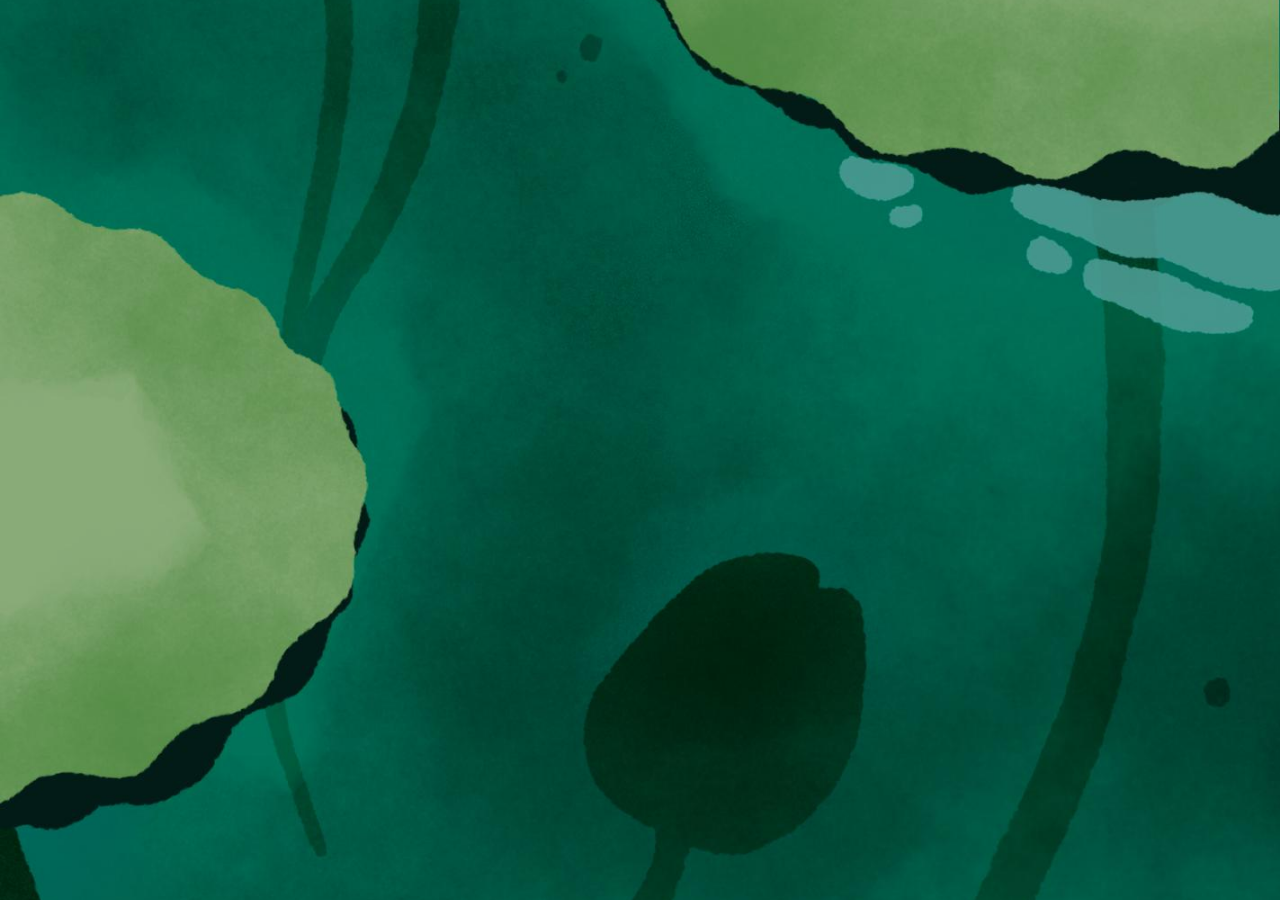
<file: MapBuilder/index.html>
<!DOCTYPE html>
<html lang="it">
<head>
    <meta charset="UTF-8">
    <meta name="viewport" content="width=device-width, initial-scale=1.0, user-scalable=no, orientation=landscape">
    <title>Platform - Portfolio</title>
    <script src="https://cjrtnc.leaningtech.com/4.2/loader.js"></script>
    <link rel="stylesheet" href="css/transiction.css">
    <link rel="stylesheet" href="css/style.css">
</head>
<body>
    <div class="transiction-container">
        <div class="transiction-bar"></div>
        <div class="transiction-bar"></div>
        <div class="transiction-bar"></div>
        <div class="transiction-bar"></div>
        <div class="transiction-bar"></div>
    </div>
    <div class="disclaimer">
        <p>⚠️ <strong>Disclaimer:</strong> Questa applicazione Java è stata adattata per funzionare nel browser tramite CheerpJ. Alcune funzionalità potrebbero essere limitate o non funzionare perfettamente rispetto alla versione desktop originale.</p>
    </div>
    <div class="platform-container">
    </div>
</body>
<script src="js/main.js"></script>
</html>
</file>
<file: MapBuilder/css/transiction.css>
.transiction-container {
    position: absolute;
    top: 0;
    left: 0;
    right: 0;
    bottom: 0;
    pointer-events: none;
    z-index: 999;
}

.transiction-bar{
    width: 100%;
    height: 20%;
    background: white;
    animation-name: tend;
    animation-duration: 0.5s;
    animation-timing-function: ease-in-out;
    animation-fill-mode: backwards;
    transform: translateX(100%);
}

@keyframes tend {
    0% {
        transform: translateX(0);
    }
    100% {
        transform: translateX(100%);
    }
}

.transiction-bar:nth-child(1) {
    background: #1a745f;
}

.transiction-bar:nth-child(2) {
    animation-delay: 100ms;
    background: #449188;
}

.transiction-bar:nth-child(3) {
    animation-delay: 200ms;
    background: #b7e1c2;
}

.transiction-bar:nth-child(4) {
    animation-delay: 300ms;
    background: #779d67;
}

.transiction-bar:nth-child(5) {
    animation-delay: 400ms;
    background: #00624c;
}
</file>
<file: MapBuilder/css/style.css>
* {
    margin: 0;
    padding: 0;
    box-sizing: border-box;
}

body, html {
    font-family: sans-serif;
    width: 100%;
    height: 100%;
    overflow: hidden;
    background: url('../../res/mobile_background.jpeg') no-repeat center center / cover;
    /* Blocca il ridimensionamento e lo zoom */
    touch-action: none;
    user-select: none;
    -webkit-user-select: none;
    -moz-user-select: none;
    -ms-user-select: none;
}

.platform-container {
    position: relative;
    width: 100vw;
    height: 100vh;
    overflow: hidden;
    /* Impedisce il ridimensionamento */
    min-width: 100vw;
    min-height: 100vh;
    max-width: 100vw;
    max-height: 100vh;
}

#cheerpjDisplay {
    width: 100% !important;
    height: 100% !important;
    border: 0;
    display: block;
    /* Impedisce il ridimensionamento dell'applicazione Java */
    position: absolute;
    top: 0;
    left: 0;
    object-fit: contain;
    object-position: center;
}

#cheerpjDisplay svg {
    overflow: hidden;
    /* Mantiene le proporzioni originali */
    width: 100% !important;
    height: 100% !important;
}

/* Responsive adjustments per evitare problemi di orientamento */
@media screen and (max-height: 600px) and (orientation: landscape) {
    #log-container {
        width: 25%;
        font-size: 12px;
    }
    
    .disclaimer {
        font-size: 14px;
        max-width: 400px;
        padding: 8px 12px;
    }
}

@media screen and (max-width: 900px) {
    #log-container {
        width: 35%;
        font-size: 13px;
    }
    
    .disclaimer {
        font-size: 16px;
        max-width: 500px;
    }
}
#log-container {
    width: 30%;
    position: absolute;
    text-align: left;
    color: white;
    font-size: 14px;
    text-shadow: 1px 1px 2px black;
    z-index: 99;
    top: 2px;
    right: 5px;
}

#log-container p {
    margin: 5px 0;
    padding: 5px;
    background-color: rgba(0, 0, 0, 0.2);
    border-radius: 5px;
    opacity: 1;
    transition: all 1s ease-in-out;
}

.cheerpjNC::after {
    position: absolute;
    content: 'CHEERPJ COMMUNITY EDITION - FOR PERSONAL AND NON-BUSINESS USE ONLY';
    left: 0;
    right: 0;
    bottom: 0;
    font-weight: 700;
    background: rgba(250, 250, 250, 0.9);
    border: 0px solid transparent !important;
    border-radius: 50px;
    margin: 5px auto;
    padding: 4px 0px 2px 0px;
    pointer-events: auto;
    width: 25%;
    cursor: pointer;
    z-index: -999;
}

.cheerpjNC:before {
    position: absolute;
    left: 0;
    right: 0;
    bottom: 0;
    font-weight: 700;
    background: rgba(250, 250, 250, 0.9);
    border: 0px !important;
    border-radius: 50px;
    margin: 5px auto;
    padding: 4px 0px 2px 0px;
    pointer-events: auto;
    width: 75%;
    cursor: pointer;
    z-index: -999;
}

#log-container p.fade-out {
    opacity: 0;
}

@keyframes fade-in {
    from {
        opacity: 0;
        transform: translateX(100%);
    }
    to {
        opacity: 1;
        transform: translateX(0);
    }
}

@keyframes fade-out {
    from {
        opacity: 1;
        transform: translateX(0);
    }
    to {
        opacity: 0;
        transform: translateX(100%);
    }
}

#log-container p {
    animation: fade-in .5s;
}

#log-container p.fade-out {
    animation: fade-out .5s forwards;
}

.disclaimer {
    position: absolute;
    top: 10px;
    left: 10px;
    background-color: rgba(255, 193, 7, 0.9);
    color: #212529;
    padding: 10px 15px;
    border-radius: 8px;
    border-left: 4px solid #ff8c00;
    box-shadow: 0 2px 10px rgba(0, 0, 0, 0.3);
    z-index: 1000;
    max-width: 600px;
    font-size: 20px;
    line-height: 1.4;
    opacity: 0;
    backdrop-filter: blur(5px);
    will-change: opacity;
    animation: disclaimer 20s forwards;
}

.disclaimer p {
    margin: 0;
}

.disclaimer strong {
    font-weight: bold;
}

@keyframes disclaimer {
    0%{
        opacity: 0;
    }
    10%{
        opacity: 0;
    }
    12%{
        opacity: 1;
    }
    99%{
        opacity: 1;
    }
    100%{
        opacity: 0;
    }
}
</file>
